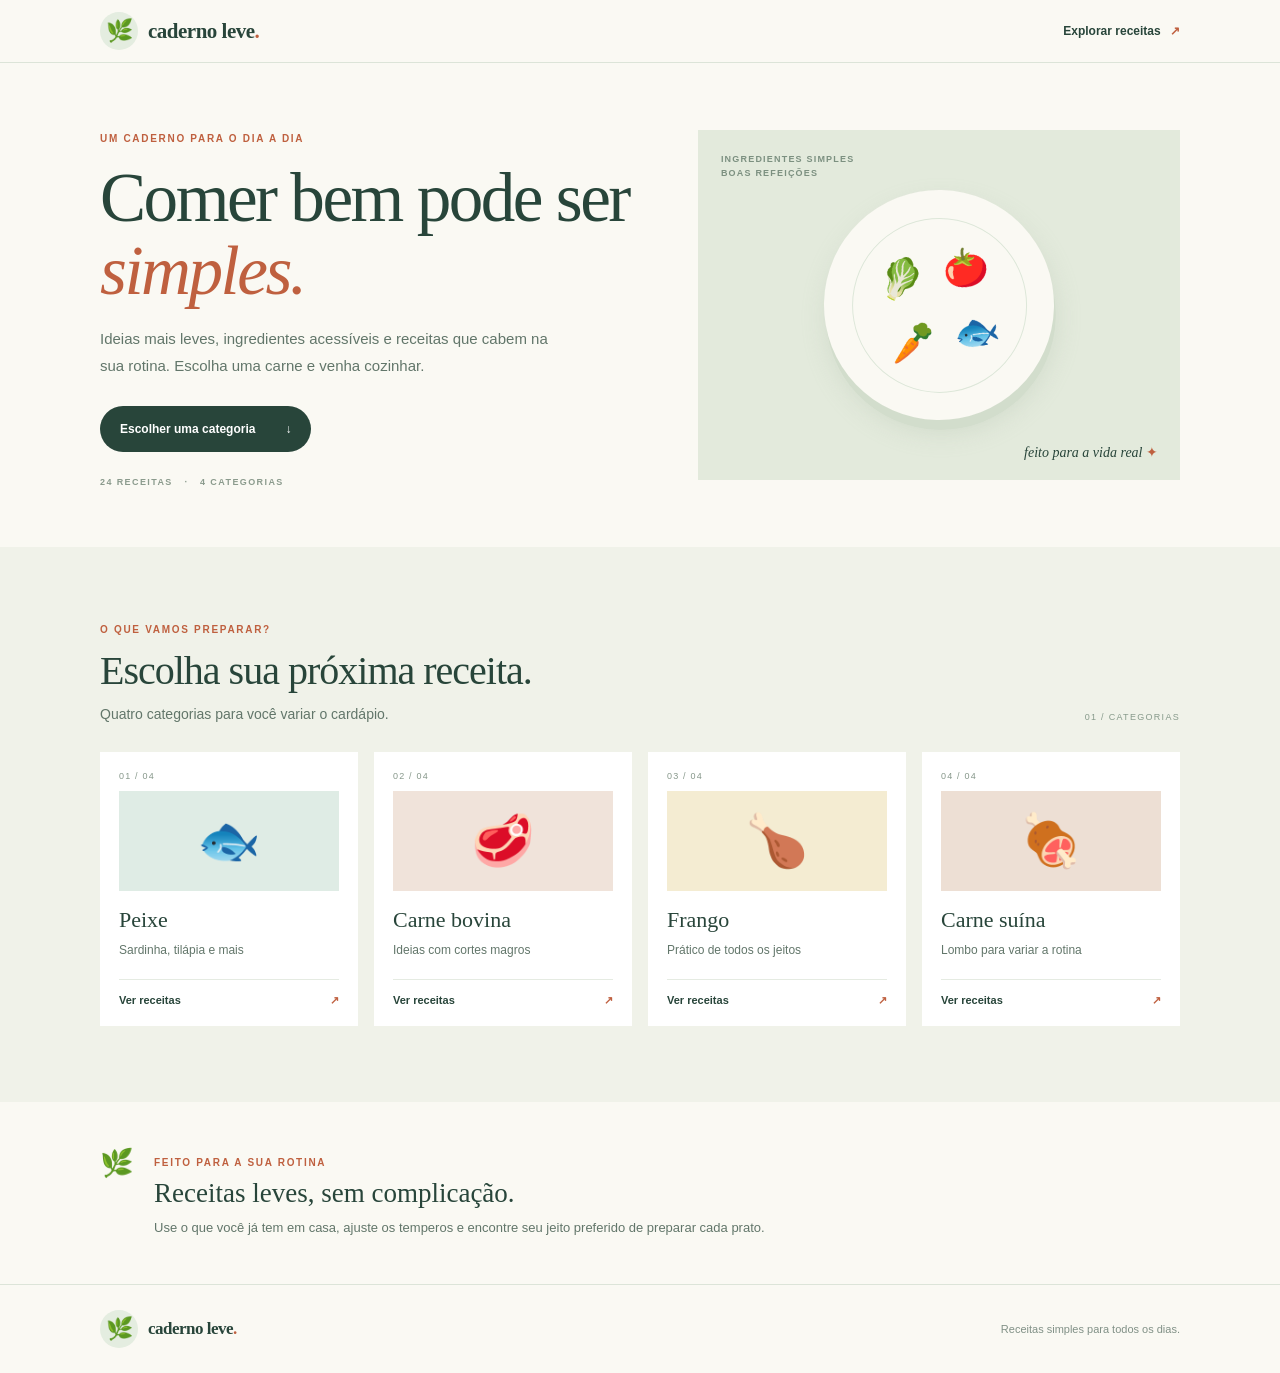
<file: index.html>
<!DOCTYPE html>
<html lang="pt-BR">

<head>
  <meta charset="UTF-8">
  <meta name="viewport" content="width=device-width, initial-scale=1">
  <meta name="description" content="Receitas simples e mais leves para tornar seu dia a dia mais gostoso.">
  <title>Início | Caderno Leve</title>
  <link rel="stylesheet" href="style.css">
</head>

<body class="home">
  <header class="top">
    <div class="wrap top-inner"><a class="brand" href="index.html"><span class="brand-mark"
          aria-hidden="true">🌿</span><span>caderno leve<span class="brand-dot">.</span></span></a><a
        class="home-header-link" href="#categorias">Explorar receitas <span aria-hidden="true">↗</span></a></div>
  </header>
  <main>
    <section class="home-hero wrap">
      <div class="home-hero-copy">
        <p class="eyebrow">UM CADERNO PARA O DIA A DIA</p>
        <h1>Comer bem pode ser <em>simples.</em></h1>
        <p>Ideias mais leves, ingredientes acessíveis e receitas que cabem na sua rotina. Escolha uma carne e venha
          cozinhar.</p><a class="home-button" href="#categorias">Escolher uma categoria <span
            aria-hidden="true">↓</span></a>
        <p class="home-small">24 RECEITAS &nbsp; · &nbsp; 4 CATEGORIAS</p>
      </div>
      <div class="home-illustration" aria-hidden="true">
        <div class="illustration-label">INGREDIENTES SIMPLES<br>BOAS REFEIÇÕES</div>
        <div class="plate">
          <div class="plate-inner"><span>🥬</span><span>🍅</span><span>🥕</span><span>🐟</span></div>
        </div>
        <div class="illustration-note">feito para a vida real <span>✦</span></div>
      </div>
    </section>
    <section class="home-categories" id="categorias">
      <div class="wrap">
        <div class="home-heading">
          <div>
            <p class="eyebrow">O QUE VAMOS PREPARAR?</p>
            <h2>Escolha sua próxima receita.</h2>
            <p>Quatro categorias para você variar o cardápio.</p>
          </div><span>01 / CATEGORIAS</span>
        </div>
        <div class="home-category-grid">
          <a class="home-category fish-card" href="peixe.html"><span class="cat-number">01 / 04</span><span
              class="cat-icon" aria-hidden="true">🐟</span><span class="cat-copy"><strong>Peixe</strong><small>Sardinha,
                tilápia e mais</small><span>Ver receitas <b aria-hidden="true">↗</b></span></span></a>
          <a class="home-category beef-card" href="boi.html"><span class="cat-number">02 / 04</span><span
              class="cat-icon" aria-hidden="true">🥩</span><span class="cat-copy"><strong>Carne
                bovina</strong><small>Ideias com cortes magros</small><span>Ver receitas <b
                  aria-hidden="true">↗</b></span></span></a>
          <a class="home-category chicken-card" href="frango.html"><span class="cat-number">03 / 04</span><span
              class="cat-icon" aria-hidden="true">🍗</span><span class="cat-copy"><strong>Frango</strong><small>Prático
                de todos os jeitos</small><span>Ver receitas <b aria-hidden="true">↗</b></span></span></a>
          <a class="home-category pork-card" href="porco.html"><span class="cat-number">04 / 04</span><span
              class="cat-icon" aria-hidden="true">🍖</span><span class="cat-copy"><strong>Carne
                suína</strong><small>Lombo para variar a rotina</small><span>Ver receitas <b
                  aria-hidden="true">↗</b></span></span></a>
        </div>
      </div>
    </section>
    <section class="home-note wrap">
      <div class="home-note-icon" aria-hidden="true">🌿</div>
      <div>
        <p class="eyebrow">FEITO PARA A SUA ROTINA</p>
        <h2>Receitas leves, sem complicação.</h2>
        <p>Use o que você já tem em casa, ajuste os temperos e encontre seu jeito preferido de preparar cada prato.</p>
      </div>
    </section>
  </main>
  <footer>
    <div class="wrap foot"><a class="brand" href="index.html"><span class="brand-mark"
          aria-hidden="true">🌿</span><span>caderno leve<span class="brand-dot">.</span></span></a>
      <p>Receitas simples para todos os dias.</p>
    </div>
  </footer>
</body>

</html>
</file>
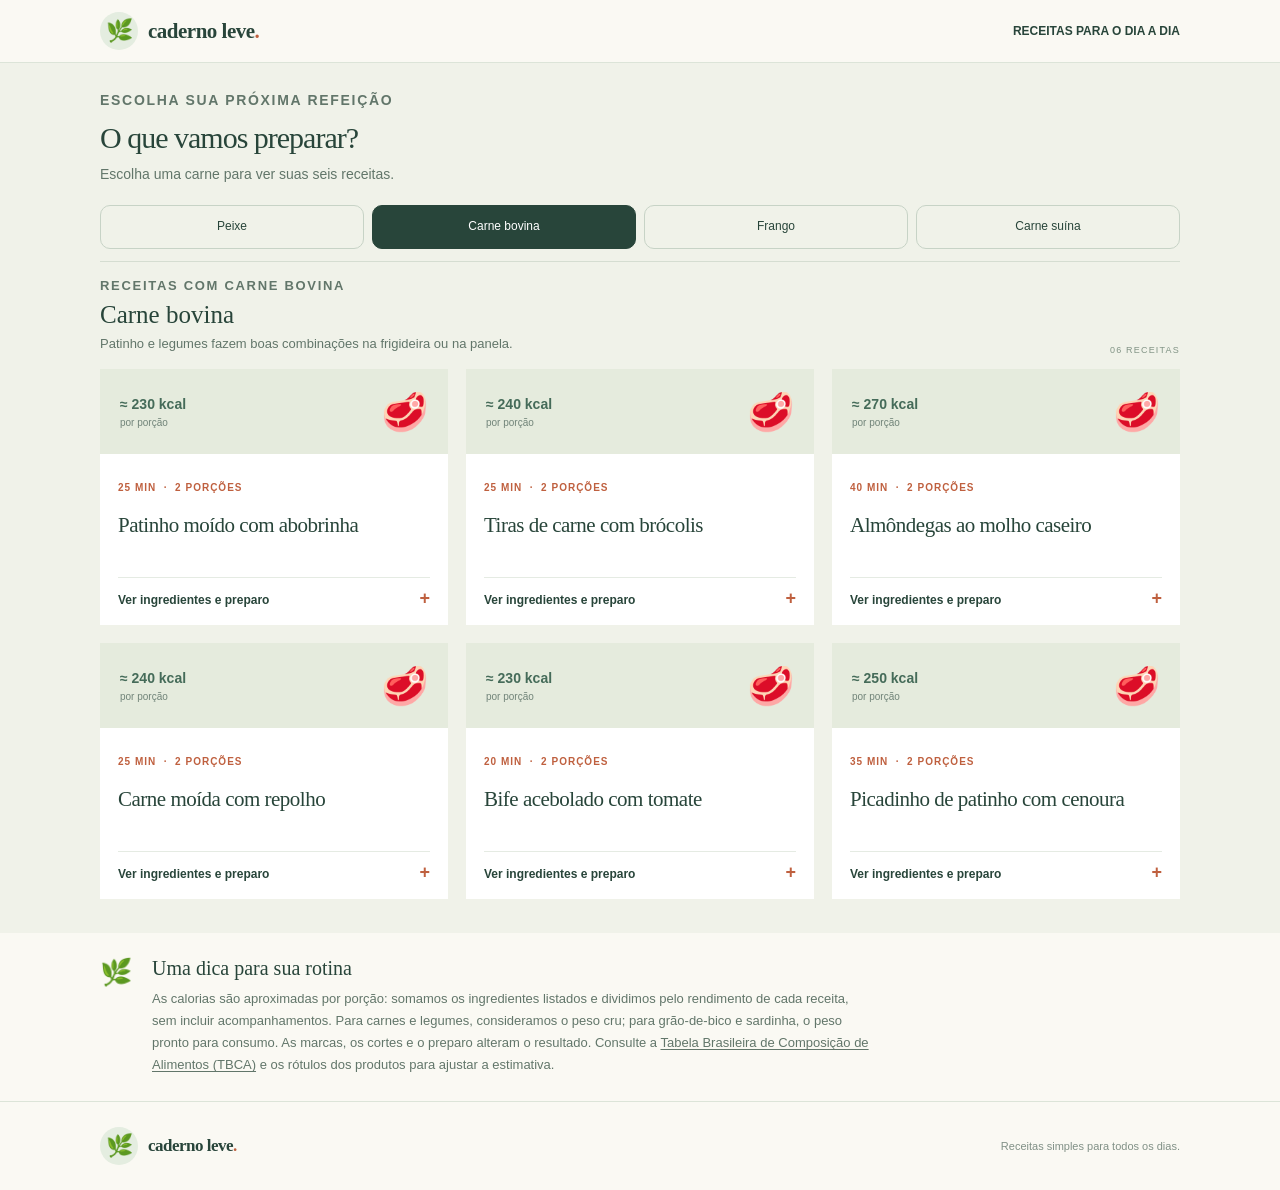
<file: boi.html>
<!DOCTYPE html>
<html lang="pt-BR">

<head>
    <meta charset="UTF-8">
    <meta name="viewport" content="width=device-width, initial-scale=1">
    <meta name="description" content="Receitas simples e mais leves com carne bovina.">
    <title>Carne bovina | Caderno Leve</title>
    <link rel="stylesheet" href="style.css">
</head>

<body>
    <header class="top">
        <div class="wrap top-inner"><a class="brand" href="index.html"><span class="brand-mark"
                    aria-hidden="true">🌿</span><span>caderno leve<span class="brand-dot">.</span></span></a><span
                class="top-link">RECEITAS PARA O DIA A DIA</span></div>
    </header>
    <main>
        <section class="recipes" id="receitas">
            <div class="wrap">
                <div class="heading-row">
                    <div>
                        <p class="eyebrow">ESCOLHA SUA PRÓXIMA REFEIÇÃO</p>
                        <h2>O que vamos preparar?</h2>
                        <p>Escolha uma carne para ver suas seis receitas.</p>
                    </div>
                </div>
                <nav class="category-nav" aria-label="Categorias de receitas"><a href="peixe.html">Peixe</a><a
                        href="boi.html" class="active" aria-current="page">Carne bovina</a><a
                        href="frango.html">Frango</a><a href="porco.html">Carne suína</a></nav>
                <div class="category-title">
                    <div>
                        <p class="eyebrow">RECEITAS COM CARNE BOVINA</p>
                        <h3>Carne bovina</h3>
                        <p>Patinho e legumes fazem boas combinações na frigideira ou na panela.</p>
                    </div><small>06 RECEITAS</small>
                </div>
                <div class="grid" id="recipe-grid">
                    <article class="card">
                        <div class="card-visual"><span class="calorie">≈ 230 kcal <small>por porção</small></span><span
                                aria-hidden="true">🥩</span></div>
                        <div class="card-content">
                            <p class="meta">25 MIN &nbsp;·&nbsp; 2 PORÇÕES</p>
                            <h4>Patinho moído com abobrinha</h4>
                            <details>
                                <summary>Ver ingredientes e preparo</summary>
                                <div class="detail"><b>Ingredientes</b>
                                    <ul>
                                        <li>300 g de patinho moído</li>
                                        <li>200 g de abobrinha em cubos</li>
                                        <li>100 g de tomate picado</li>
                                        <li>50 g de cebola picada</li>
                                        <li>5 ml de azeite</li>
                                        <li>Alho, sal e cheiro-verde a gosto</li>
                                    </ul><b>Modo de preparo</b>
                                    <p>Refogue cebola e alho no azeite. Adicione a carne e cozinhe até perder a cor
                                        rosada. Junte o tomate e a abobrinha e cozinhe até os legumes ficarem macios.
                                        Finalize com cheiro-verde.</p>
                                </div>
                            </details>
                        </div>
                    </article>
                    <article class="card">
                        <div class="card-visual"><span class="calorie">≈ 240 kcal <small>por porção</small></span><span
                                aria-hidden="true">🥩</span></div>
                        <div class="card-content">
                            <p class="meta">25 MIN &nbsp;·&nbsp; 2 PORÇÕES</p>
                            <h4>Tiras de carne com brócolis</h4>
                            <details>
                                <summary>Ver ingredientes e preparo</summary>
                                <div class="detail"><b>Ingredientes</b>
                                    <ul>
                                        <li>300 g de patinho em tiras</li>
                                        <li>200 g de brócolis em floretes</li>
                                        <li>80 g de cebola em tiras</li>
                                        <li>5 ml de azeite</li>
                                        <li>Alho, sal e pimenta a gosto</li>
                                    </ul><b>Modo de preparo</b>
                                    <p>Cozinhe o brócolis rapidamente até ficar macio. Aqueça o azeite e doure a carne
                                        com a cebola e o alho. Junte o brócolis e mexa até tudo aquecer.</p>
                                </div>
                            </details>
                        </div>
                    </article>
                    <article class="card">
                        <div class="card-visual"><span class="calorie">≈ 270 kcal <small>por porção</small></span><span
                                aria-hidden="true">🥩</span></div>
                        <div class="card-content">
                            <p class="meta">40 MIN &nbsp;·&nbsp; 2 PORÇÕES</p>
                            <h4>Almôndegas ao molho caseiro</h4>
                            <details>
                                <summary>Ver ingredientes e preparo</summary>
                                <div class="detail"><b>Ingredientes</b>
                                    <ul>
                                        <li>300 g de patinho moído</li>
                                        <li>1 ovo pequeno</li>
                                        <li>20 g de aveia em flocos finos</li>
                                        <li>200 g de tomate picado</li>
                                        <li>50 g de cebola picada</li>
                                        <li>Alho, sal e ervas a gosto</li>
                                    </ul><b>Modo de preparo</b>
                                    <p>Misture carne, ovo, aveia e temperos; modele as almôndegas. Asse a 200 °C por
                                        cerca de 20 a 25 minutos, até estarem cozidas por dentro. Cozinhe tomate, cebola
                                        e alho com um pouco de água para formar um molho e sirva sobre as almôndegas.
                                    </p>
                                </div>
                            </details>
                        </div>
                    </article>
                    <article class="card">
                        <div class="card-visual"><span class="calorie">≈ 240 kcal <small>por porção</small></span><span
                                aria-hidden="true">🥩</span></div>
                        <div class="card-content">
                            <p class="meta">25 MIN &nbsp;·&nbsp; 2 PORÇÕES</p>
                            <h4>Carne moída com repolho</h4>
                            <details>
                                <summary>Ver ingredientes e preparo</summary>
                                <div class="detail"><b>Ingredientes</b>
                                    <ul>
                                        <li>300 g de patinho moído</li>
                                        <li>200 g de repolho fatiado</li>
                                        <li>100 g de tomate picado</li>
                                        <li>50 g de cebola</li>
                                        <li>5 ml de azeite</li>
                                        <li>Alho, sal e pimenta a gosto</li>
                                    </ul><b>Modo de preparo</b>
                                    <p>Refogue a cebola e o alho no azeite. Adicione a carne e cozinhe até perder a cor
                                        rosada. Junte o tomate e o repolho e cozinhe até amaciar.</p>
                                </div>
                            </details>
                        </div>
                    </article>
                    <article class="card">
                        <div class="card-visual"><span class="calorie">≈ 230 kcal <small>por porção</small></span><span
                                aria-hidden="true">🥩</span></div>
                        <div class="card-content">
                            <p class="meta">20 MIN &nbsp;·&nbsp; 2 PORÇÕES</p>
                            <h4>Bife acebolado com tomate</h4>
                            <details>
                                <summary>Ver ingredientes e preparo</summary>
                                <div class="detail"><b>Ingredientes</b>
                                    <ul>
                                        <li>300 g de patinho em bifes finos</li>
                                        <li>100 g de cebola em rodelas</li>
                                        <li>150 g de tomate em rodelas</li>
                                        <li>5 ml de azeite</li>
                                        <li>Alho, sal e pimenta a gosto</li>
                                    </ul><b>Modo de preparo</b>
                                    <p>Tempere os bifes e doure-os em frigideira com o azeite. Retire, refogue a cebola
                                        e o tomate na mesma frigideira e sirva sobre a carne.</p>
                                </div>
                            </details>
                        </div>
                    </article>
                    <article class="card">
                        <div class="card-visual"><span class="calorie">≈ 250 kcal <small>por porção</small></span><span
                                aria-hidden="true">🥩</span></div>
                        <div class="card-content">
                            <p class="meta">35 MIN &nbsp;·&nbsp; 2 PORÇÕES</p>
                            <h4>Picadinho de patinho com cenoura</h4>
                            <details>
                                <summary>Ver ingredientes e preparo</summary>
                                <div class="detail"><b>Ingredientes</b>
                                    <ul>
                                        <li>300 g de patinho em cubos pequenos</li>
                                        <li>200 g de cenoura em cubos</li>
                                        <li>100 g de tomate picado</li>
                                        <li>50 g de cebola</li>
                                        <li>5 ml de azeite</li>
                                        <li>Alho, sal e cheiro-verde a gosto</li>
                                    </ul><b>Modo de preparo</b>
                                    <p>Refogue a cebola e o alho no azeite e doure a carne. Junte o tomate, a cenoura e
                                        água suficiente para cozinhar. Tampe e cozinhe até a carne e a cenoura ficarem
                                        macias; finalize com cheiro-verde.</p>
                                </div>
                            </details>
                        </div>
                    </article>
                </div>
            </div>
        </section>
        <section class="wrap tip">
            <div class="tip-icon" aria-hidden="true">🌿</div>
            <div>
                <h3>Uma dica para sua rotina</h3>
                <p>As calorias são aproximadas por porção: somamos os ingredientes listados e dividimos pelo rendimento
                    de cada receita, sem incluir acompanhamentos. Para carnes e legumes, consideramos o peso cru; para
                    grão-de-bico e sardinha, o peso pronto para consumo. As marcas, os cortes e o preparo alteram o
                    resultado. Consulte a <a href="https://www.tbca.net.br/" target="_blank"
                        rel="noopener noreferrer">Tabela Brasileira de Composição de Alimentos (TBCA)</a> e os rótulos
                    dos produtos para ajustar a estimativa.</p>
            </div>
        </section>
    </main>
    <footer>
        <div class="wrap foot"><a class="brand" href="index.html"><span class="brand-mark"
                    aria-hidden="true">🌿</span><span>caderno leve<span class="brand-dot">.</span></span></a>
            <p>Receitas simples para todos os dias.</p>
        </div>
    </footer>
</body>

</html>
</file>
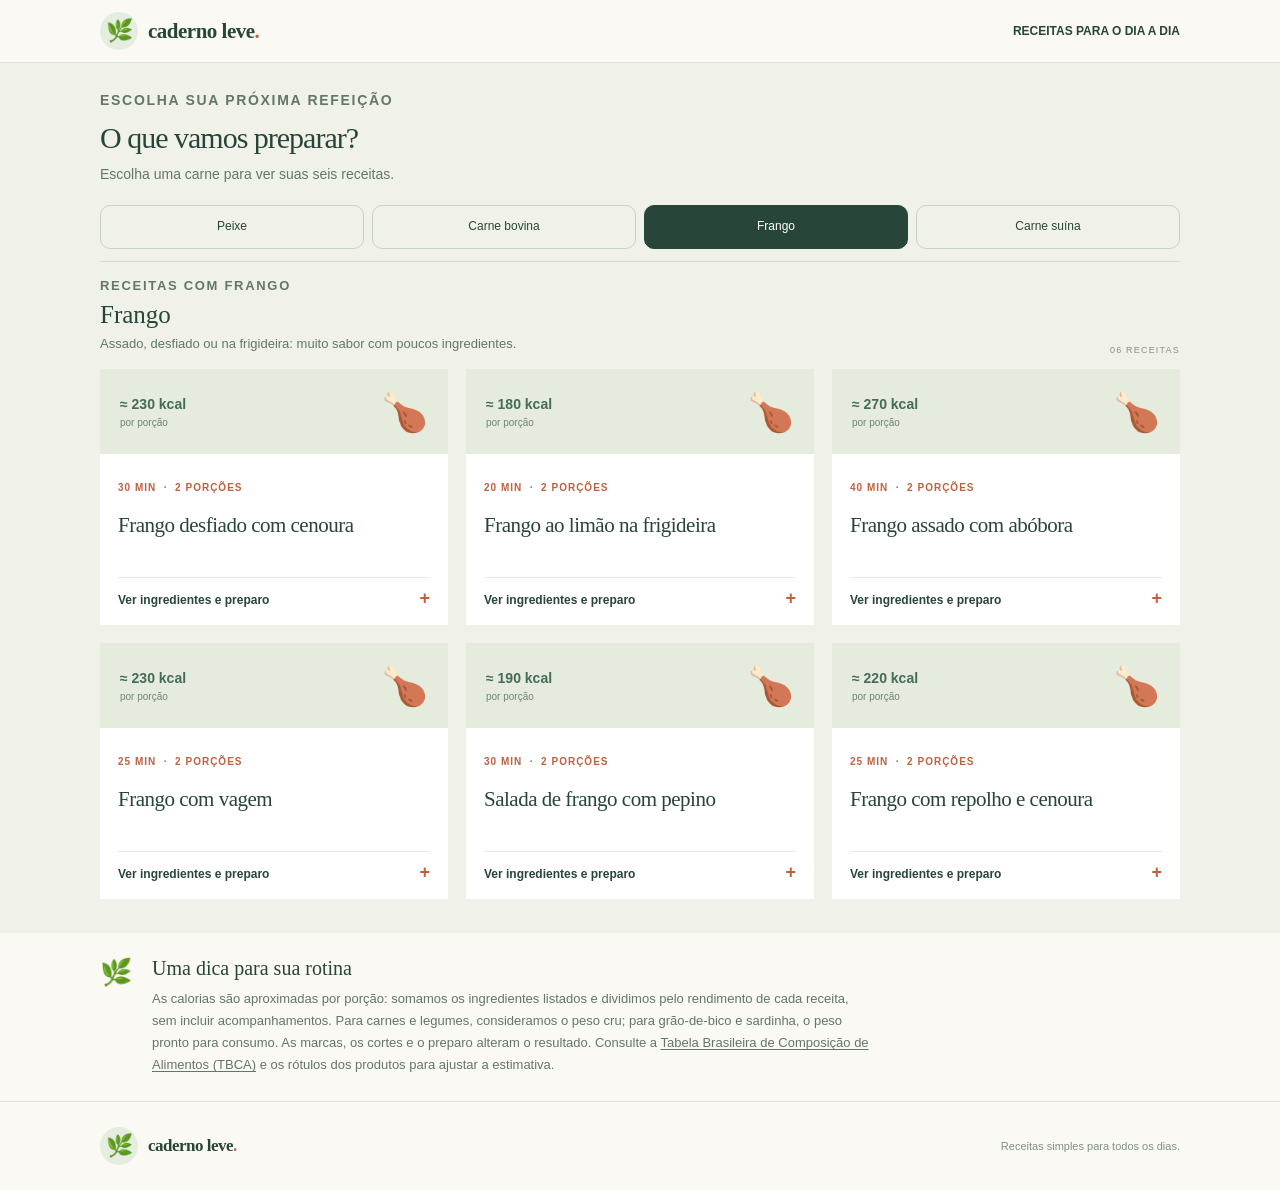
<file: frango.html>
<!DOCTYPE html>
<html lang="pt-BR">

<head>
    <meta charset="UTF-8">
    <meta name="viewport" content="width=device-width, initial-scale=1">
    <meta name="description" content="Receitas simples e mais leves com frango.">
    <title>Frango | Caderno Leve</title>
    <link rel="stylesheet" href="style.css">
</head>

<body>
    <header class="top">
        <div class="wrap top-inner"><a class="brand" href="index.html"><span class="brand-mark"
                    aria-hidden="true">🌿</span><span>caderno leve<span class="brand-dot">.</span></span></a><span
                class="top-link">RECEITAS PARA O DIA A DIA</span></div>
    </header>
    <main>
        <section class="recipes" id="receitas">
            <div class="wrap">
                <div class="heading-row">
                    <div>
                        <p class="eyebrow">ESCOLHA SUA PRÓXIMA REFEIÇÃO</p>
                        <h2>O que vamos preparar?</h2>
                        <p>Escolha uma carne para ver suas seis receitas.</p>
                    </div>
                </div>
                <nav class="category-nav" aria-label="Categorias de receitas"><a href="peixe.html">Peixe</a><a
                        href="boi.html">Carne bovina</a><a href="frango.html" class="active"
                        aria-current="page">Frango</a><a href="porco.html">Carne suína</a></nav>
                <div class="category-title">
                    <div>
                        <p class="eyebrow">RECEITAS COM FRANGO</p>
                        <h3>Frango</h3>
                        <p>Assado, desfiado ou na frigideira: muito sabor com poucos ingredientes.</p>
                    </div><small>06 RECEITAS</small>
                </div>
                <div class="grid" id="recipe-grid">
                    <article class="card">
                        <div class="card-visual"><span class="calorie">≈ 230 kcal <small>por porção</small></span><span
                                aria-hidden="true">🍗</span></div>
                        <div class="card-content">
                            <p class="meta">30 MIN &nbsp;·&nbsp; 2 PORÇÕES</p>
                            <h4>Frango desfiado com cenoura</h4>
                            <details>
                                <summary>Ver ingredientes e preparo</summary>
                                <div class="detail"><b>Ingredientes</b>
                                    <ul>
                                        <li>300 g de peito de frango sem pele</li>
                                        <li>150 g de cenoura ralada</li>
                                        <li>100 g de tomate picado</li>
                                        <li>50 g de cebola picada</li>
                                        <li>5 ml de azeite</li>
                                        <li>Sal e cheiro-verde a gosto</li>
                                    </ul><b>Modo de preparo</b>
                                    <p>Cozinhe o frango até ficar completamente cozido e desfie. Refogue a cebola no
                                        azeite, acrescente tomate e cenoura e cozinhe até amaciar. Junte o frango e
                                        finalize com cheiro-verde.</p>
                                </div>
                            </details>
                        </div>
                    </article>
                    <article class="card">
                        <div class="card-visual"><span class="calorie">≈ 180 kcal <small>por porção</small></span><span
                                aria-hidden="true">🍗</span></div>
                        <div class="card-content">
                            <p class="meta">20 MIN &nbsp;·&nbsp; 2 PORÇÕES</p>
                            <h4>Frango ao limão na frigideira</h4>
                            <details>
                                <summary>Ver ingredientes e preparo</summary>
                                <div class="detail"><b>Ingredientes</b>
                                    <ul>
                                        <li>300 g de peito de frango em filés</li>
                                        <li>10 ml de suco de limão</li>
                                        <li>5 ml de azeite</li>
                                        <li>1 dente de alho picado</li>
                                        <li>Sal, páprica e pimenta a gosto</li>
                                    </ul><b>Modo de preparo</b>
                                    <p>Tempere os filés com limão, alho e temperos. Aqueça o azeite em uma frigideira e
                                        doure os dois lados, cozinhando até que o centro esteja completamente cozido.
                                        Sirva com salada ou legumes.</p>
                                </div>
                            </details>
                        </div>
                    </article>
                    <article class="card">
                        <div class="card-visual"><span class="calorie">≈ 270 kcal <small>por porção</small></span><span
                                aria-hidden="true">🍗</span></div>
                        <div class="card-content">
                            <p class="meta">40 MIN &nbsp;·&nbsp; 2 PORÇÕES</p>
                            <h4>Frango assado com abóbora</h4>
                            <details>
                                <summary>Ver ingredientes e preparo</summary>
                                <div class="detail"><b>Ingredientes</b>
                                    <ul>
                                        <li>300 g de peito de frango em cubos</li>
                                        <li>300 g de abóbora em cubos pequenos</li>
                                        <li>80 g de cebola em tiras</li>
                                        <li>5 ml de azeite</li>
                                        <li>Alho, sal e alecrim a gosto</li>
                                    </ul><b>Modo de preparo</b>
                                    <p>Misture a abóbora e a cebola com azeite e temperos e leve ao forno a 200 °C por
                                        15 minutos. Adicione o frango temperado e asse por mais 20 a 25 minutos, até
                                        ficar completamente cozido e a abóbora macia.</p>
                                </div>
                            </details>
                        </div>
                    </article>
                    <article class="card">
                        <div class="card-visual"><span class="calorie">≈ 230 kcal <small>por porção</small></span><span
                                aria-hidden="true">🍗</span></div>
                        <div class="card-content">
                            <p class="meta">25 MIN &nbsp;·&nbsp; 2 PORÇÕES</p>
                            <h4>Frango com vagem</h4>
                            <details>
                                <summary>Ver ingredientes e preparo</summary>
                                <div class="detail"><b>Ingredientes</b>
                                    <ul>
                                        <li>300 g de peito de frango em cubos</li>
                                        <li>200 g de vagem picada</li>
                                        <li>100 g de tomate picado</li>
                                        <li>50 g de cebola</li>
                                        <li>5 ml de azeite</li>
                                        <li>Alho, sal e páprica a gosto</li>
                                    </ul><b>Modo de preparo</b>
                                    <p>Doure a cebola e o alho no azeite. Junte o frango e cozinhe até ficar
                                        completamente cozido. Adicione vagem, tomate e um pouco de água e cozinhe até a
                                        vagem amaciar.</p>
                                </div>
                            </details>
                        </div>
                    </article>
                    <article class="card">
                        <div class="card-visual"><span class="calorie">≈ 190 kcal <small>por porção</small></span><span
                                aria-hidden="true">🍗</span></div>
                        <div class="card-content">
                            <p class="meta">30 MIN &nbsp;·&nbsp; 2 PORÇÕES</p>
                            <h4>Salada de frango com pepino</h4>
                            <details>
                                <summary>Ver ingredientes e preparo</summary>
                                <div class="detail"><b>Ingredientes</b>
                                    <ul>
                                        <li>300 g de peito de frango sem pele</li>
                                        <li>150 g de pepino picado</li>
                                        <li>150 g de tomate picado</li>
                                        <li>60 g de iogurte natural desnatado</li>
                                        <li>Limão, sal e cheiro-verde a gosto</li>
                                    </ul><b>Modo de preparo</b>
                                    <p>Cozinhe o frango até ficar completamente cozido, desfie e deixe esfriar. Misture
                                        com pepino e tomate. Tempere o iogurte com limão e cheiro-verde e sirva junto.
                                    </p>
                                </div>
                            </details>
                        </div>
                    </article>
                    <article class="card">
                        <div class="card-visual"><span class="calorie">≈ 220 kcal <small>por porção</small></span><span
                                aria-hidden="true">🍗</span></div>
                        <div class="card-content">
                            <p class="meta">25 MIN &nbsp;·&nbsp; 2 PORÇÕES</p>
                            <h4>Frango com repolho e cenoura</h4>
                            <details>
                                <summary>Ver ingredientes e preparo</summary>
                                <div class="detail"><b>Ingredientes</b>
                                    <ul>
                                        <li>300 g de peito de frango em tiras</li>
                                        <li>200 g de repolho fatiado</li>
                                        <li>100 g de cenoura ralada</li>
                                        <li>5 ml de azeite</li>
                                        <li>Alho, sal e pimenta a gosto</li>
                                    </ul><b>Modo de preparo</b>
                                    <p>Doure o frango com alho e azeite até ficar completamente cozido. Adicione o
                                        repolho, a cenoura e um pouco de água; cozinhe até os legumes amaciarem.</p>
                                </div>
                            </details>
                        </div>
                    </article>
                </div>
            </div>
        </section>
        <section class="wrap tip">
            <div class="tip-icon" aria-hidden="true">🌿</div>
            <div>
                <h3>Uma dica para sua rotina</h3>
                <p>As calorias são aproximadas por porção: somamos os ingredientes listados e dividimos pelo rendimento
                    de cada receita, sem incluir acompanhamentos. Para carnes e legumes, consideramos o peso cru; para
                    grão-de-bico e sardinha, o peso pronto para consumo. As marcas, os cortes e o preparo alteram o
                    resultado. Consulte a <a href="https://www.tbca.net.br/" target="_blank"
                        rel="noopener noreferrer">Tabela Brasileira de Composição de Alimentos (TBCA)</a> e os rótulos
                    dos produtos para ajustar a estimativa.</p>
            </div>
        </section>
    </main>
    <footer>
        <div class="wrap foot"><a class="brand" href="index.html"><span class="brand-mark"
                    aria-hidden="true">🌿</span><span>caderno leve<span class="brand-dot">.</span></span></a>
            <p>Receitas simples para todos os dias.</p>
        </div>
    </footer>
</body>

</html>
</file>
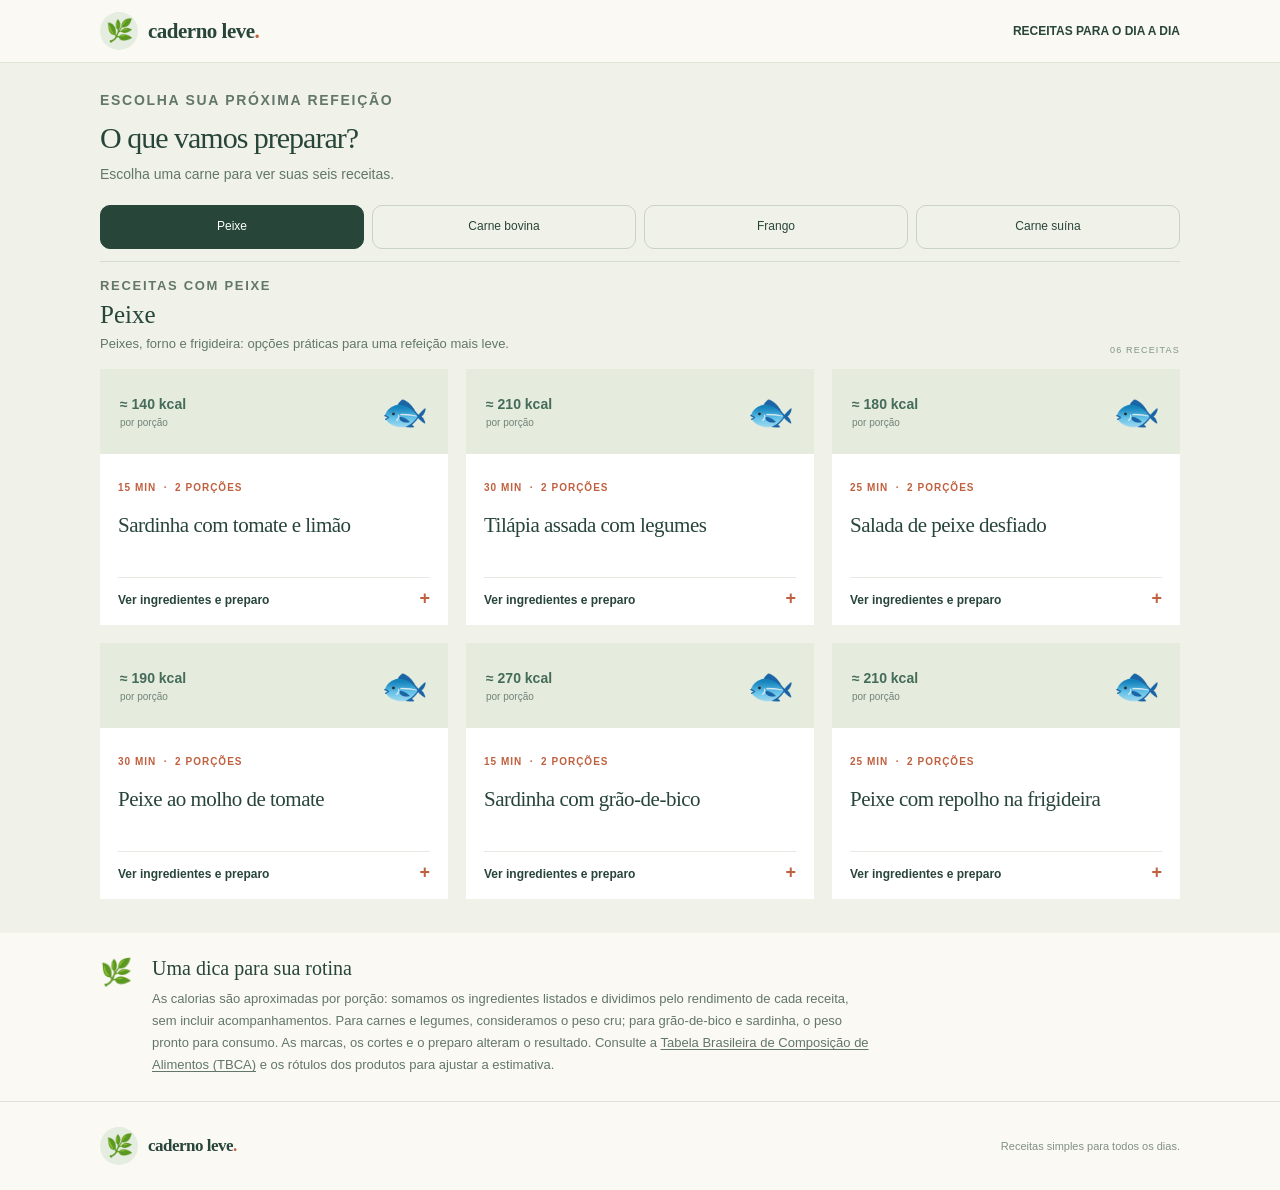
<file: peixe.html>
<!DOCTYPE html>
<html lang="pt-BR">

<head>
    <meta charset="UTF-8">
    <meta name="viewport" content="width=device-width, initial-scale=1">
    <meta name="description" content="Receitas simples e mais leves com peixe.">
    <title>Peixe | Caderno Leve</title>
    <link rel="stylesheet" href="style.css">
</head>

<body>
    <header class="top">
        <div class="wrap top-inner"><a class="brand" href="index.html"><span class="brand-mark"
                    aria-hidden="true">🌿</span><span>caderno leve<span class="brand-dot">.</span></span></a><span
                class="top-link">RECEITAS PARA O DIA A DIA</span></div>
    </header>
    <main>
        <section class="recipes" id="receitas">
            <div class="wrap">
                <div class="heading-row">
                    <div>
                        <p class="eyebrow">ESCOLHA SUA PRÓXIMA REFEIÇÃO</p>
                        <h2>O que vamos preparar?</h2>
                        <p>Escolha uma carne para ver suas seis receitas.</p>
                    </div>
                </div>
                <nav class="category-nav" aria-label="Categorias de receitas"><a href="peixe.html" class="active"
                        aria-current="page">Peixe</a><a href="boi.html">Carne bovina</a><a
                        href="frango.html">Frango</a><a href="porco.html">Carne suína</a></nav>
                <div class="category-title">
                    <div>
                        <p class="eyebrow">RECEITAS COM PEIXE</p>
                        <h3>Peixe</h3>
                        <p>Peixes, forno e frigideira: opções práticas para uma refeição mais leve.</p>
                    </div><small>06 RECEITAS</small>
                </div>
                <div class="grid" id="recipe-grid">
                    <article class="card">
                        <div class="card-visual"><span class="calorie">≈ 140 kcal <small>por porção</small></span><span
                                aria-hidden="true">🐟</span></div>
                        <div class="card-content">
                            <p class="meta">15 MIN &nbsp;·&nbsp; 2 PORÇÕES</p>
                            <h4>Sardinha com tomate e limão</h4>
                            <details>
                                <summary>Ver ingredientes e preparo</summary>
                                <div class="detail"><b>Ingredientes</b>
                                    <ul>
                                        <li>1 lata de sardinha em água, escorrida (aprox. 125 g)</li>
                                        <li>150 g de tomate picado</li>
                                        <li>50 g de cebola picada</li>
                                        <li>10 ml de suco de limão</li>
                                        <li>Salsinha e pimenta-do-reino a gosto</li>
                                    </ul><b>Modo de preparo</b>
                                    <p>Misture a sardinha com o tomate e a cebola. Tempere com limão, salsinha e
                                        pimenta. Sirva fria ou aqueça rapidamente na frigideira.</p>
                                </div>
                            </details>
                        </div>
                    </article>
                    <article class="card">
                        <div class="card-visual"><span class="calorie">≈ 210 kcal <small>por porção</small></span><span
                                aria-hidden="true">🐟</span></div>
                        <div class="card-content">
                            <p class="meta">30 MIN &nbsp;·&nbsp; 2 PORÇÕES</p>
                            <h4>Tilápia assada com legumes</h4>
                            <details>
                                <summary>Ver ingredientes e preparo</summary>
                                <div class="detail"><b>Ingredientes</b>
                                    <ul>
                                        <li>300 g de filé de tilápia</li>
                                        <li>200 g de abobrinha em rodelas</li>
                                        <li>150 g de cenoura em tiras finas</li>
                                        <li>5 ml de azeite</li>
                                        <li>Limão, alho, sal e ervas a gosto</li>
                                    </ul><b>Modo de preparo</b>
                                    <p>Tempere o peixe com limão, alho e ervas. Disponha com os legumes em uma
                                        assadeira, regue com azeite e asse a 200 °C por cerca de 20 a 25 minutos, até o
                                        peixe estar cozido e se desfazer facilmente.</p>
                                </div>
                            </details>
                        </div>
                    </article>
                    <article class="card">
                        <div class="card-visual"><span class="calorie">≈ 180 kcal <small>por porção</small></span><span
                                aria-hidden="true">🐟</span></div>
                        <div class="card-content">
                            <p class="meta">25 MIN &nbsp;·&nbsp; 2 PORÇÕES</p>
                            <h4>Salada de peixe desfiado</h4>
                            <details>
                                <summary>Ver ingredientes e preparo</summary>
                                <div class="detail"><b>Ingredientes</b>
                                    <ul>
                                        <li>300 g de filé de peixe branco</li>
                                        <li>150 g de pepino picado</li>
                                        <li>150 g de tomate picado</li>
                                        <li>60 g de iogurte natural desnatado</li>
                                        <li>Limão, sal e cheiro-verde a gosto</li>
                                    </ul><b>Modo de preparo</b>
                                    <p>Cozinhe o peixe em água até ficar opaco e se desfazer facilmente; escorra e
                                        desfie. Deixe esfriar e misture com o pepino e o tomate. Tempere o iogurte com
                                        limão e cheiro-verde e junte à salada.</p>
                                </div>
                            </details>
                        </div>
                    </article>
                    <article class="card">
                        <div class="card-visual"><span class="calorie">≈ 190 kcal <small>por porção</small></span><span
                                aria-hidden="true">🐟</span></div>
                        <div class="card-content">
                            <p class="meta">30 MIN &nbsp;·&nbsp; 2 PORÇÕES</p>
                            <h4>Peixe ao molho de tomate</h4>
                            <details>
                                <summary>Ver ingredientes e preparo</summary>
                                <div class="detail"><b>Ingredientes</b>
                                    <ul>
                                        <li>300 g de filé de peixe branco</li>
                                        <li>200 g de tomate picado</li>
                                        <li>50 g de cebola</li>
                                        <li>5 ml de azeite</li>
                                        <li>Alho, sal e cheiro-verde a gosto</li>
                                    </ul><b>Modo de preparo</b>
                                    <p>Refogue cebola e alho no azeite. Junte o tomate e um pouco de água, cozinhe por 5
                                        minutos e acrescente o peixe. Tampe e cozinhe até ficar opaco e se desfazer
                                        facilmente. Finalize com cheiro-verde.</p>
                                </div>
                            </details>
                        </div>
                    </article>
                    <article class="card">
                        <div class="card-visual"><span class="calorie">≈ 270 kcal <small>por porção</small></span><span
                                aria-hidden="true">🐟</span></div>
                        <div class="card-content">
                            <p class="meta">15 MIN &nbsp;·&nbsp; 2 PORÇÕES</p>
                            <h4>Sardinha com grão-de-bico</h4>
                            <details>
                                <summary>Ver ingredientes e preparo</summary>
                                <div class="detail"><b>Ingredientes</b>
                                    <ul>
                                        <li>1 lata de sardinha em água, escorrida (aprox. 125 g)</li>
                                        <li>160 g de grão-de-bico cozido e escorrido</li>
                                        <li>100 g de tomate picado</li>
                                        <li>50 g de cebola</li>
                                        <li>10 ml de suco de limão</li>
                                        <li>Salsinha a gosto</li>
                                    </ul><b>Modo de preparo</b>
                                    <p>Misture a sardinha, o grão-de-bico, o tomate e a cebola. Tempere com limão e
                                        salsinha e sirva.</p>
                                </div>
                            </details>
                        </div>
                    </article>
                    <article class="card">
                        <div class="card-visual"><span class="calorie">≈ 210 kcal <small>por porção</small></span><span
                                aria-hidden="true">🐟</span></div>
                        <div class="card-content">
                            <p class="meta">25 MIN &nbsp;·&nbsp; 2 PORÇÕES</p>
                            <h4>Peixe com repolho na frigideira</h4>
                            <details>
                                <summary>Ver ingredientes e preparo</summary>
                                <div class="detail"><b>Ingredientes</b>
                                    <ul>
                                        <li>300 g de filé de peixe branco em cubos</li>
                                        <li>200 g de repolho fatiado</li>
                                        <li>100 g de cenoura ralada</li>
                                        <li>5 ml de azeite</li>
                                        <li>Alho, sal e limão a gosto</li>
                                    </ul><b>Modo de preparo</b>
                                    <p>Aqueça o azeite e refogue o alho, o repolho e a cenoura até amaciar. Junte o
                                        peixe, tempere e cozinhe até ficar opaco e se desfazer facilmente. Finalize com
                                        limão.</p>
                                </div>
                            </details>
                        </div>
                    </article>
                </div>
            </div>
        </section>
        <section class="wrap tip">
            <div class="tip-icon" aria-hidden="true">🌿</div>
            <div>
                <h3>Uma dica para sua rotina</h3>
                <p>As calorias são aproximadas por porção: somamos os ingredientes listados e dividimos pelo rendimento
                    de cada receita, sem incluir acompanhamentos. Para carnes e legumes, consideramos o peso cru; para
                    grão-de-bico e sardinha, o peso pronto para consumo. As marcas, os cortes e o preparo alteram o
                    resultado. Consulte a <a href="https://www.tbca.net.br/" target="_blank"
                        rel="noopener noreferrer">Tabela Brasileira de Composição de Alimentos (TBCA)</a> e os rótulos
                    dos produtos para ajustar a estimativa.</p>
            </div>
        </section>
    </main>
    <footer>
        <div class="wrap foot"><a class="brand" href="index.html"><span class="brand-mark"
                    aria-hidden="true">🌿</span><span>caderno leve<span class="brand-dot">.</span></span></a>
            <p>Receitas simples para todos os dias.</p>
        </div>
    </footer>
</body>

</html>
</file>
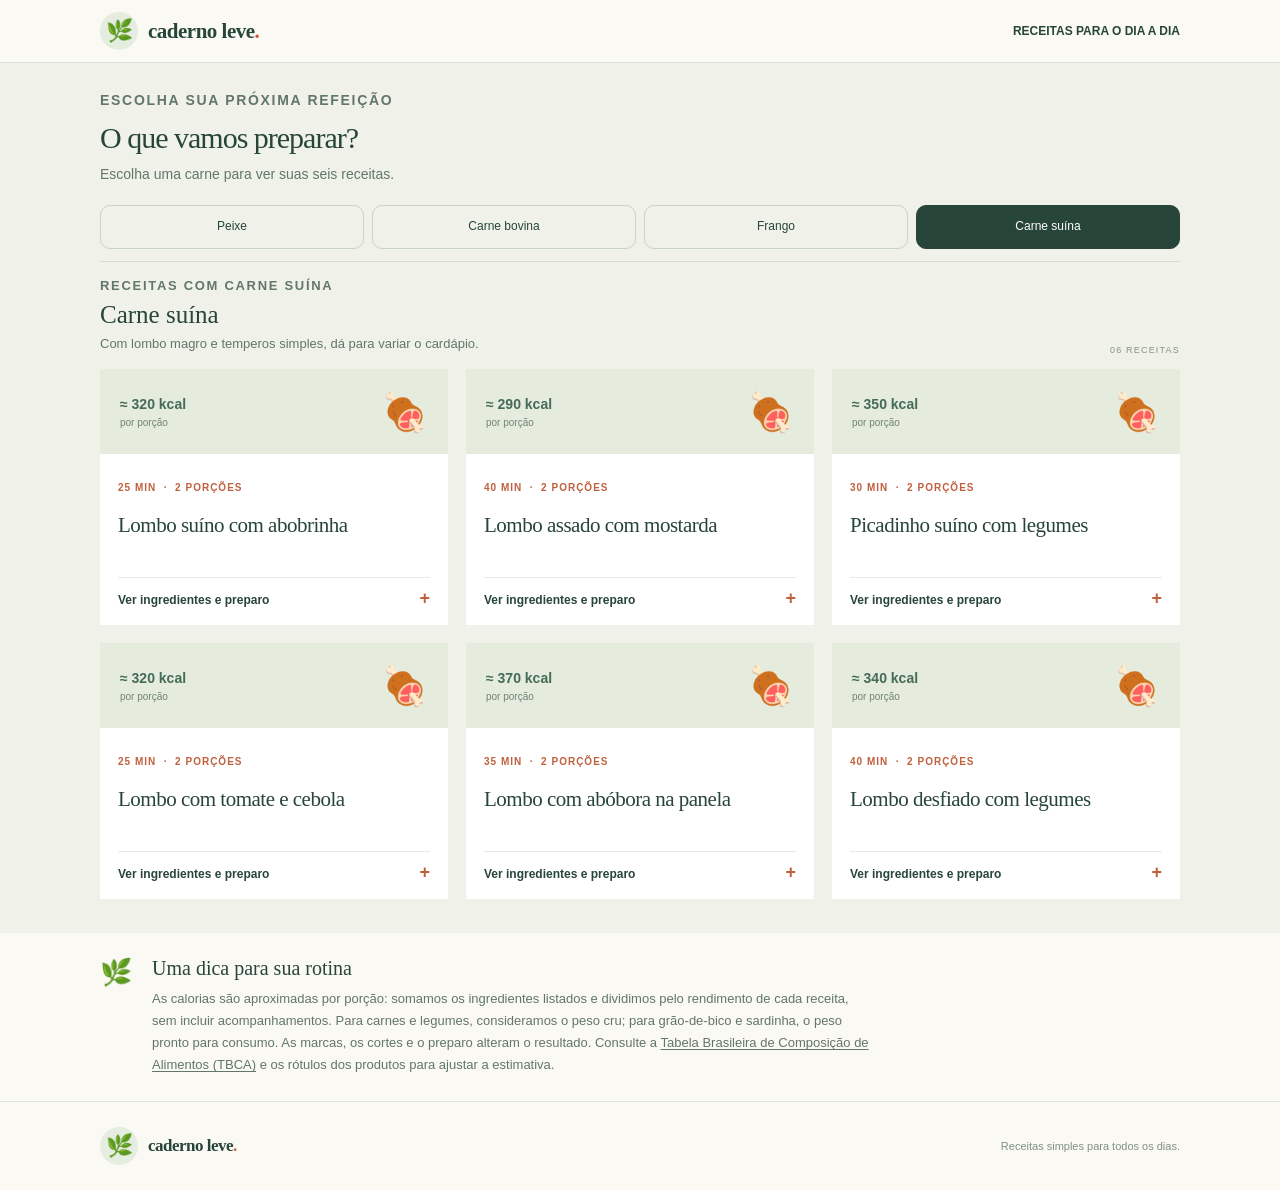
<file: porco.html>
<!DOCTYPE html>
<html lang="pt-BR">

<head>
    <meta charset="UTF-8">
    <meta name="viewport" content="width=device-width, initial-scale=1">
    <meta name="description" content="Receitas simples e mais leves com carne suína.">
    <title>Carne suína | Caderno Leve</title>
    <link rel="stylesheet" href="style.css">
</head>

<body>
    <header class="top">
        <div class="wrap top-inner"><a class="brand" href="index.html"><span class="brand-mark"
                    aria-hidden="true">🌿</span><span>caderno leve<span class="brand-dot">.</span></span></a><span
                class="top-link">RECEITAS PARA O DIA A DIA</span></div>
    </header>
    <main>
        <section class="recipes" id="receitas">
            <div class="wrap">
                <div class="heading-row">
                    <div>
                        <p class="eyebrow">ESCOLHA SUA PRÓXIMA REFEIÇÃO</p>
                        <h2>O que vamos preparar?</h2>
                        <p>Escolha uma carne para ver suas seis receitas.</p>
                    </div>
                </div>
                <nav class="category-nav" aria-label="Categorias de receitas"><a href="peixe.html">Peixe</a><a
                        href="boi.html">Carne bovina</a><a href="frango.html">Frango</a><a href="porco.html"
                        class="active" aria-current="page">Carne suína</a></nav>
                <div class="category-title">
                    <div>
                        <p class="eyebrow">RECEITAS COM CARNE SUÍNA</p>
                        <h3>Carne suína</h3>
                        <p>Com lombo magro e temperos simples, dá para variar o cardápio.</p>
                    </div><small>06 RECEITAS</small>
                </div>
                <div class="grid" id="recipe-grid">
                    <article class="card">
                        <div class="card-visual"><span class="calorie">≈ 320 kcal <small>por porção</small></span><span
                                aria-hidden="true">🍖</span></div>
                        <div class="card-content">
                            <p class="meta">25 MIN &nbsp;·&nbsp; 2 PORÇÕES</p>
                            <h4>Lombo suíno com abobrinha</h4>
                            <details>
                                <summary>Ver ingredientes e preparo</summary>
                                <div class="detail"><b>Ingredientes</b>
                                    <ul>
                                        <li>300 g de lombo suíno sem gordura aparente em tiras</li>
                                        <li>200 g de abobrinha em cubos</li>
                                        <li>50 g de cebola picada</li>
                                        <li>5 ml de azeite</li>
                                        <li>Alho, sal e páprica a gosto</li>
                                    </ul><b>Modo de preparo</b>
                                    <p>Refogue a cebola e o alho no azeite. Acrescente o lombo e cozinhe, mexendo, até
                                        ficar bem cozido. Junte a abobrinha e um pouco de água e deixe cozinhar até
                                        amaciar.</p>
                                </div>
                            </details>
                        </div>
                    </article>
                    <article class="card">
                        <div class="card-visual"><span class="calorie">≈ 290 kcal <small>por porção</small></span><span
                                aria-hidden="true">🍖</span></div>
                        <div class="card-content">
                            <p class="meta">40 MIN &nbsp;·&nbsp; 2 PORÇÕES</p>
                            <h4>Lombo assado com mostarda</h4>
                            <details>
                                <summary>Ver ingredientes e preparo</summary>
                                <div class="detail"><b>Ingredientes</b>
                                    <ul>
                                        <li>300 g de lombo suíno sem gordura aparente</li>
                                        <li>10 g de mostarda</li>
                                        <li>10 ml de suco de limão</li>
                                        <li>5 ml de azeite</li>
                                        <li>Alho, sal e pimenta a gosto</li>
                                    </ul><b>Modo de preparo</b>
                                    <p>Misture mostarda, limão, azeite e temperos e passe no lombo. Asse a 200 °C por
                                        aproximadamente 25 a 35 minutos, conforme a espessura. Use um termômetro: o
                                        centro deve atingir 63 °C; descanse por 3 minutos antes de fatiar.</p>
                                </div>
                            </details>
                        </div>
                    </article>
                    <article class="card">
                        <div class="card-visual"><span class="calorie">≈ 350 kcal <small>por porção</small></span><span
                                aria-hidden="true">🍖</span></div>
                        <div class="card-content">
                            <p class="meta">30 MIN &nbsp;·&nbsp; 2 PORÇÕES</p>
                            <h4>Picadinho suíno com legumes</h4>
                            <details>
                                <summary>Ver ingredientes e preparo</summary>
                                <div class="detail"><b>Ingredientes</b>
                                    <ul>
                                        <li>300 g de lombo suíno sem gordura aparente em cubos</li>
                                        <li>150 g de cenoura em cubos pequenos</li>
                                        <li>150 g de vagem picada</li>
                                        <li>100 g de tomate picado</li>
                                        <li>5 ml de azeite</li>
                                        <li>Alho, sal e ervas a gosto</li>
                                    </ul><b>Modo de preparo</b>
                                    <p>Doure o lombo com alho e azeite. Adicione tomate, cenoura, vagem e um pouco de
                                        água. Tampe e cozinhe, mexendo de vez em quando, até a carne estar bem cozida e
                                        os legumes macios.</p>
                                </div>
                            </details>
                        </div>
                    </article>
                    <article class="card">
                        <div class="card-visual"><span class="calorie">≈ 320 kcal <small>por porção</small></span><span
                                aria-hidden="true">🍖</span></div>
                        <div class="card-content">
                            <p class="meta">25 MIN &nbsp;·&nbsp; 2 PORÇÕES</p>
                            <h4>Lombo com tomate e cebola</h4>
                            <details>
                                <summary>Ver ingredientes e preparo</summary>
                                <div class="detail"><b>Ingredientes</b>
                                    <ul>
                                        <li>300 g de lombo suíno sem gordura aparente em tiras</li>
                                        <li>150 g de tomate picado</li>
                                        <li>80 g de cebola</li>
                                        <li>5 ml de azeite</li>
                                        <li>Alho, sal e ervas a gosto</li>
                                    </ul><b>Modo de preparo</b>
                                    <p>Refogue cebola e alho no azeite. Junte o lombo e cozinhe até ficar bem cozido.
                                        Acrescente o tomate e as ervas e cozinhe mais alguns minutos.</p>
                                </div>
                            </details>
                        </div>
                    </article>
                    <article class="card">
                        <div class="card-visual"><span class="calorie">≈ 370 kcal <small>por porção</small></span><span
                                aria-hidden="true">🍖</span></div>
                        <div class="card-content">
                            <p class="meta">35 MIN &nbsp;·&nbsp; 2 PORÇÕES</p>
                            <h4>Lombo com abóbora na panela</h4>
                            <details>
                                <summary>Ver ingredientes e preparo</summary>
                                <div class="detail"><b>Ingredientes</b>
                                    <ul>
                                        <li>300 g de lombo suíno sem gordura aparente em cubos</li>
                                        <li>300 g de abóbora em cubos</li>
                                        <li>50 g de cebola</li>
                                        <li>5 ml de azeite</li>
                                        <li>Alho, sal e cheiro-verde a gosto</li>
                                    </ul><b>Modo de preparo</b>
                                    <p>Doure a cebola e o alho no azeite e acrescente o lombo. Adicione a abóbora e um
                                        pouco de água; tampe e cozinhe até a carne estar bem cozida e a abóbora macia.
                                    </p>
                                </div>
                            </details>
                        </div>
                    </article>
                    <article class="card">
                        <div class="card-visual"><span class="calorie">≈ 340 kcal <small>por porção</small></span><span
                                aria-hidden="true">🍖</span></div>
                        <div class="card-content">
                            <p class="meta">40 MIN &nbsp;·&nbsp; 2 PORÇÕES</p>
                            <h4>Lombo desfiado com legumes</h4>
                            <details>
                                <summary>Ver ingredientes e preparo</summary>
                                <div class="detail"><b>Ingredientes</b>
                                    <ul>
                                        <li>300 g de lombo suíno sem gordura aparente</li>
                                        <li>150 g de cenoura ralada</li>
                                        <li>150 g de abobrinha em cubos</li>
                                        <li>50 g de cebola</li>
                                        <li>5 ml de azeite</li>
                                        <li>Alho, sal e ervas a gosto</li>
                                    </ul><b>Modo de preparo</b>
                                    <p>Cozinhe o lombo em água até ficar bem cozido e macio e desfie. Refogue cebola e
                                        alho no azeite, acrescente cenoura e abobrinha e cozinhe até amaciar. Misture a
                                        carne e aqueça.</p>
                                </div>
                            </details>
                        </div>
                    </article>
                </div>
            </div>
        </section>
        <section class="wrap tip">
            <div class="tip-icon" aria-hidden="true">🌿</div>
            <div>
                <h3>Uma dica para sua rotina</h3>
                <p>As calorias são aproximadas por porção: somamos os ingredientes listados e dividimos pelo rendimento
                    de cada receita, sem incluir acompanhamentos. Para carnes e legumes, consideramos o peso cru; para
                    grão-de-bico e sardinha, o peso pronto para consumo. As marcas, os cortes e o preparo alteram o
                    resultado. Consulte a <a href="https://www.tbca.net.br/" target="_blank"
                        rel="noopener noreferrer">Tabela Brasileira de Composição de Alimentos (TBCA)</a> e os rótulos
                    dos produtos para ajustar a estimativa.</p>
            </div>
        </section>
    </main>
    <footer>
        <div class="wrap foot"><a class="brand" href="index.html"><span class="brand-mark"
                    aria-hidden="true">🌿</span><span>caderno leve<span class="brand-dot">.</span></span></a>
            <p>Receitas simples para todos os dias.</p>
        </div>
    </footer>
</body>

</html>
</file>
<file: style.css>
:root {
    --ink: #28453a;
    --sub: #62766a;
    --paper: #faf9f3;
    --cream: #f0f2e9;
    --orange: #bf603f;
    --line: #dce4d8
}

* {
    box-sizing: border-box
}

html {
    scroll-behavior: smooth
}

body {
    margin: 0;
    background: var(--paper);
    color: var(--ink);
    font-family: Arial, sans-serif
}

a {
    color: inherit;
    text-decoration: none
}

.wrap {
    width: min(1080px, calc(100% - 40px));
    margin: auto
}

.top {
    border-bottom: 1px solid var(--line)
}

.top-inner {
    min-height: 76px;
    display: flex;
    justify-content: space-between;
    align-items: center;
    gap: 20px
}

.brand {
    display: flex;
    align-items: center;
    gap: 10px;
    font: bold 21px Georgia, serif;
    letter-spacing: -.5px
}

.brand-mark {
    display: grid;
    place-items: center;
    width: 38px;
    height: 38px;
    background: #e4ede0;
    color: #426c54;
    border-radius: 50%;
    font: 22px Georgia
}

.brand-dot {
    color: var(--orange)
}

.top-link {
    font-size: 12px;
    font-weight: bold
}

.hero {
    display: grid;
    grid-template-columns: 1.15fr .85fr;
    align-items: center;
    gap: 50px;
    padding: 65px 0
}

.eyebrow {
    color: var(--orange);
    font-weight: bold;
    letter-spacing: 1.7px;
    font-size: 10px
}

.hero h1 {
    font: normal clamp(43px, 5vw, 65px)/1.08 Georgia, serif;
    letter-spacing: -2px;
    margin: 20px 0
}

.hero h1 em {
    color: var(--orange);
    font-weight: normal
}

.hero p:not(.eyebrow) {
    color: var(--sub);
    font-size: 15px;
    line-height: 1.8;
    max-width: 460px
}

.hero-link {
    display: inline-block;
    background: var(--ink);
    color: white;
    padding: 16px 19px;
    margin-top: 16px;
    font-weight: bold;
    font-size: 12px
}

.hero-art {
    background: #e5ece0;
    min-height: 270px;
    display: flex;
    flex-direction: column;
    align-items: center;
    justify-content: center;
    position: relative
}

.hero-art span {
    font-size: 80px
}

.hero-art p {
    font: italic 18px Georgia, serif !important;
    color: var(--ink) !important
}

.hero-art small {
    position: absolute;
    top: 19px;
    left: 20px;
    font-size: 9px;
    letter-spacing: 1.2px;
    color: #718477
}

.recipes {
    background: var(--cream);
    padding: 65px 0 80px
}

.heading-row {
    display: flex;
    justify-content: space-between;
    align-items: end;
    gap: 20px
}

.heading-row h2 {
    font: normal 38px Georgia, serif;
    letter-spacing: -1px;
    margin: 14px 0
}

.heading-row p {
    color: var(--sub);
    font-size: 14px;
    line-height: 1.7;
    margin: 0
}

.category-nav {
    display: flex;
    gap: 8px;
    flex-wrap: wrap;
    margin: 30px 0 35px
}

.category-nav a {
    padding: 12px 16px;
    border: 1px solid #c7d3c6;
    font-size: 12px;
    border-radius: 2px
}

.category-nav a:hover,
.category-nav a.active {
    background: var(--ink);
    color: #fff;
    border-color: var(--ink)
}

.category-title {
    border-top: 1px solid #d5ddd1;
    padding-top: 27px;
    display: flex;
    justify-content: space-between;
    gap: 20px;
    align-items: end;
    margin-bottom: 20px
}

.category-title h3 {
    font: normal 29px Georgia, serif;
    margin: 8px 0
}

.category-title p {
    font-size: 13px;
    color: var(--sub);
    margin: 0;
    line-height: 1.6
}

.category-title small {
    font-size: 9px;
    letter-spacing: 1.2px;
    color: #829486;
    white-space: nowrap
}

.grid {
    display: grid;
    grid-template-columns: repeat(3, 1fr);
    gap: 18px
}

.card {
    background: white;
    display: flex;
    flex-direction: column
}

.card-visual {
    height: 120px;
    background: #e5ebdd;
    display: flex;
    justify-content: space-between;
    align-items: center;
    padding: 20px
}
/*
.card:nth-child(2) .card-visual {
    background: #f2e7d6
}

.card:nth-child(3) .card-visual {
    background: #efdfd3
}*/

.card-visual span:first-child {
    font: italic 16px Georgia;
    color: #799080
}

.card-visual span:last-child {
    font-size: 48px
}

.card-content {
    padding: 23px;
    display: flex;
    flex-direction: column;
    flex: 1
}

.meta {
    color: var(--orange);
    font-size: 10px;
    font-weight: bold;
    letter-spacing: 1px
}

.card h4 {
    font: normal 23px/1.2 Georgia, serif;
    letter-spacing: -.5px;
    margin: 15px 0 20px;
    min-height: 55px
}

.card details {
    border-top: 1px solid #e5ebe3;
    padding-top: 15px;
    margin-top: auto
}

.card summary {
    cursor: pointer;
    list-style: none;
    font-size: 12px;
    font-weight: bold
}

.card summary::-webkit-details-marker {
    display: none
}

.card summary:after {
    content: ' +';
    float: right;
    color: var(--orange);
    font-size: 18px;
    line-height: 10px
}

.card details[open] summary:after {
    content: ' −'
}

.detail {
    font-size: 13px;
    line-height: 1.65;
    color: #62746a;
    padding-top: 18px
}

.detail b {
    color: var(--ink)
}

.detail ul {
    padding-left: 18px
}

.tip {
    padding: 48px 0;
    display: flex;
    gap: 20px;
    align-items: start
}

.tip-icon {
    font-size: 26px
}

.tip h3 {
    font: normal 25px Georgia;
    margin: 0 0 8px
}

.tip p {
    font-size: 13px;
    color: var(--sub);
    line-height: 1.7;
    margin: 0;
    max-width: 720px
}

footer {
    border-top: 1px solid var(--line)
}

.foot {
    padding: 25px 0;
    display: flex;
    align-items: center;
    justify-content: space-between;
    gap: 12px
}

.foot p {
    font-size: 11px;
    color: #809086
}

.foot .brand {
    font-size: 17px
}

a:focus-visible,
summary:focus-visible {
    outline: 3px solid var(--orange);
    outline-offset: 3px
}

@media(max-width:760px) {
    .hero {
        grid-template-columns: 1fr;
        gap: 24px;
        padding: 45px 0
    }

    .hero-art {
        min-height: 190px
    }

    .hero-art span {
        font-size: 58px
    }

    .grid {
        grid-template-columns: repeat(2, 1fr)
    }

    .heading-row h2 {
        font-size: 32px
    }
}

@media(max-width:520px) {
    .wrap {
        width: calc(100% - 32px)
    }

    .brand {
        font-size: 18px
    }

    .top-link {
        font-size: 11px
    }

    .hero h1 {
        font-size: 43px
    }

    .grid {
        grid-template-columns: 1fr
    }

    .card h4 {
        min-height: 0
    }

    .category-title small {
        display: none
    }

    .foot {
        align-items: start;
        flex-direction: column
    }

    .recipes {
        padding: 50px 0
    }
}

.recipes {
    padding: 26px 0 34px
}

.heading-row h2 {
    font-size: 30px;
    margin: 8px 0
}

.category-nav {
    margin: 18px 0 12px
}

.category-title {
    padding-top: 14px;
    margin-bottom: 14px
}

.category-title h3 {
    font-size: 25px;
    margin: 5px 0
}

.page-links {
    display: flex;
    justify-content: space-between;
    gap: 12px;
    margin: 0 0 14px;
    font-size: 11px;
    font-weight: bold
}

.page-links a {
    padding: 6px 0
}

.carousel-controls {
    display: flex;
    justify-content: flex-end;
    margin-bottom: 14px
}

.carousel-controls>div {
    display: flex;
    gap: 12px;
    align-items: center
}

.carousel-controls button {
    border: 1px solid #c7d3c6;
    background: #fff;
    color: var(--ink);
    padding: 10px 12px;
    cursor: pointer;
    font: 700 12px Arial, sans-serif
}

.carousel-controls button:hover:not(:disabled) {
    background: var(--ink);
    color: #fff
}

.carousel-controls button:disabled {
    opacity: .4;
    cursor: default
}

.carousel-controls span {
    font-size: 11px;
    color: var(--sub);
    min-width: 52px;
    text-align: center
}

.card[hidden] {
    display: none
}

.card-visual {
    height: 85px
}

.card-visual span:last-child {
    font-size: 38px
}

.card-content {
    padding: 18px
}

.card h4 {
    font-size: 21px;
    margin: 10px 0 16px;
    min-height: 48px
}

.tip {
    padding: 24px 0
}

.tip h3 {
    font-size: 20px
}

.top-inner {
    min-height: 62px
}

@media(max-width:520px) {
    .top-link {
        display: none
    }

    .recipes {
        padding: 20px 0 28px
    }

    .heading-row h2 {
        font-size: 27px
    }

    .category-nav {
        gap: 6px
    }

    .category-nav a {
        padding: 9px 11px
    }

    .carousel-controls {
        justify-content: flex-start
    }

    .card h4 {
        min-height: 0
    }

    .card-visual {
        height: 70px
    }

    .tip {
        padding: 20px 0
    }
}

.category-nav {
    display: grid;
    grid-template-columns: repeat(4, minmax(0, 1fr));
    gap: 8px
}

.category-nav a {
    display: flex;
    align-items: center;
    justify-content: center;
    text-align: center;
    min-width: 0;
    min-height: 44px;
    padding: 10px 8px;
    line-height: 1.25
}

.page-links {
    display: grid;
    grid-template-columns: repeat(2, minmax(0, 1fr));
    gap: 8px
}

.page-links a {
    display: flex;
    align-items: center;
    justify-content: center;
    min-height: 40px;
    border: 1px solid #c7d3c6;
    text-align: center;
    padding: 8px 6px;
    font-size: 12px
}

.page-links a:hover {
    background: var(--ink);
    color: #fff
}

.grid .card {
    display: flex
}

.grid .card[hidden] {
    display: none
}

@media(max-width:520px) {
    .category-nav {
        grid-template-columns: repeat(2, minmax(0, 1fr))
    }

    .category-nav a {
        min-height: 42px
    }

    .page-links a {
        font-size: 11px
    }
}

.category-nav a {
    border-radius: 10px
}

.home-header-link {
    font-size: 12px;
    font-weight: bold
}

.home-header-link span {
    color: var(--orange);
    margin-left: 6px
}

.home-hero {
    display: grid;
    grid-template-columns: 1.05fr .95fr;
    align-items: center;
    gap: 65px;
    padding: 60px 0
}

.home-hero h1 {
    font: normal clamp(46px, 5.4vw, 70px)/1.05 Georgia, serif;
    letter-spacing: -2.5px;
    margin: 18px 0
}

.home-hero h1 em {
    color: var(--orange);
    font-weight: normal
}

.home-hero-copy>p:not(.eyebrow):not(.home-small) {
    font-size: 15px;
    line-height: 1.8;
    color: var(--sub);
    max-width: 450px
}

.home-button {
    display: inline-flex;
    gap: 30px;
    align-items: center;
    background: var(--ink);
    color: #fff;
    border-radius: 999px;
    padding: 16px 20px;
    font-size: 12px;
    font-weight: bold;
    margin-top: 12px
}

.home-button:hover {
    background: #416451
}

.home-small {
    font-size: 9px;
    letter-spacing: 1.4px;
    font-weight: bold;
    color: #8b9b8d;
    margin: 25px 0 0
}

.home-illustration {
    height: 350px;
    background: #e3eadc;
    position: relative;
    display: grid;
    place-items: center;
    overflow: hidden
}

.illustration-label {
    position: absolute;
    top: 22px;
    left: 23px;
    font-size: 9px;
    font-weight: bold;
    letter-spacing: 1.2px;
    line-height: 1.6;
    color: #7c9080
}

.plate {
    width: 230px;
    height: 230px;
    border-radius: 50%;
    background: #faf9f3;
    box-shadow: 0 10px 0 #d2ddcc, 0 13px 24px #a8b9a64d;
    display: grid;
    place-items: center;
    transform: rotate(-10deg)
}

.plate-inner {
    border: 1px solid #dde7d9;
    border-radius: 50%;
    width: 175px;
    height: 175px;
    display: grid;
    grid-template-columns: 1fr 1fr;
    place-items: center;
    padding: 22px
}

.plate-inner span {
    font-size: 37px
}

.illustration-note {
    position: absolute;
    right: 22px;
    bottom: 19px;
    font: italic 14px Georgia, serif
}

.illustration-note span {
    color: var(--orange);
    font-style: normal
}

.home-categories {
    background: #f0f2e9;
    padding: 67px 0 76px
}

.home-heading {
    display: flex;
    align-items: end;
    justify-content: space-between;
    gap: 20px
}

.home-heading h2 {
    font: normal clamp(31px, 4vw, 40px) Georgia, serif;
    letter-spacing: -1px;
    margin: 12px 0
}

.home-heading p:not(.eyebrow) {
    font-size: 14px;
    color: var(--sub);
    margin: 0
}

.home-heading>span {
    font-size: 9px;
    letter-spacing: 1.3px;
    color: #879a8b
}

.home-category-grid {
    display: grid;
    grid-template-columns: repeat(4, 1fr);
    gap: 16px;
    margin-top: 30px
}

.home-category {
    background: #fff;
    display: flex;
    flex-direction: column;
    min-height: 260px;
    padding: 19px;
    transition: transform .2s ease, box-shadow .2s ease
}

.home-category:hover {
    transform: translateY(-4px);
    box-shadow: 0 10px 22px #27433314
}

.cat-number {
    font-size: 9px;
    letter-spacing: 1.2px;
    color: #87988b
}

.cat-icon {
    display: grid;
    place-items: center;
    font-size: 51px;
    min-height: 100px;
    margin: 10px 0 16px
}

.fish-card .cat-icon {
    background: #dfece5
}

.beef-card .cat-icon {
    background: #f0e3da
}

.chicken-card .cat-icon {
    background: #f4ecd2
}

.pork-card .cat-icon {
    background: #eddfd4
}

.cat-copy {
    display: flex;
    flex-direction: column;
    gap: 8px
}

.cat-copy strong {
    font: normal 22px Georgia, serif
}

.cat-copy small {
    font-size: 12px;
    color: var(--sub);
    min-height: 30px;
    line-height: 1.5
}

.cat-copy>span {
    font-size: 11px;
    font-weight: bold;
    border-top: 1px solid #e5ebe2;
    padding-top: 14px
}

.cat-copy b {
    float: right;
    color: var(--orange)
}

.home-note {
    display: flex;
    gap: 20px;
    align-items: flex-start;
    padding: 45px 0
}

.home-note-icon {
    font-size: 27px
}

.home-note h2 {
    font: normal 27px Georgia, serif;
    margin: 8px 0
}

.home-note p:not(.eyebrow) {
    font-size: 13px;
    color: var(--sub);
    line-height: 1.7;
    max-width: 650px;
    margin: 0
}

@media(max-width:760px) {
    .home-hero {
        grid-template-columns: 1fr;
        gap: 30px;
        padding: 45px 0
    }

    .home-illustration {
        height: 260px
    }

    .plate {
        width: 180px;
        height: 180px
    }

    .plate-inner {
        width: 140px;
        height: 140px;
        padding: 16px
    }

    .plate-inner span {
        font-size: 28px
    }

    .home-category-grid {
        grid-template-columns: repeat(2, 1fr)
    }

    .home-heading>span {
        display: none
    }
}

@media(max-width:450px) {
    .home-hero h1 {
        font-size: 43px
    }

    .home-header-link {
        font-size: 11px
    }

    .home-categories {
        padding: 48px 0
    }

    .home-category-grid {
        gap: 10px
    }

    .home-category {
        padding: 13px;
        min-height: 230px
    }

    .cat-icon {
        font-size: 40px;
        min-height: 78px
    }

    .cat-copy strong {
        font-size: 19px
    }

    .home-note {
        padding: 30px 0
    }
}

.card-visual span.calorie {
    font: 700 14px Arial, sans-serif;
    color: #456b59
}

.calorie small {
    display: block;
    margin-top: 5px;
    font-size: 10px;
    font-weight: 400;
    color: #718479
}

.tip p a {
    text-decoration: underline;
    text-underline-offset: 2px
}
</file>
